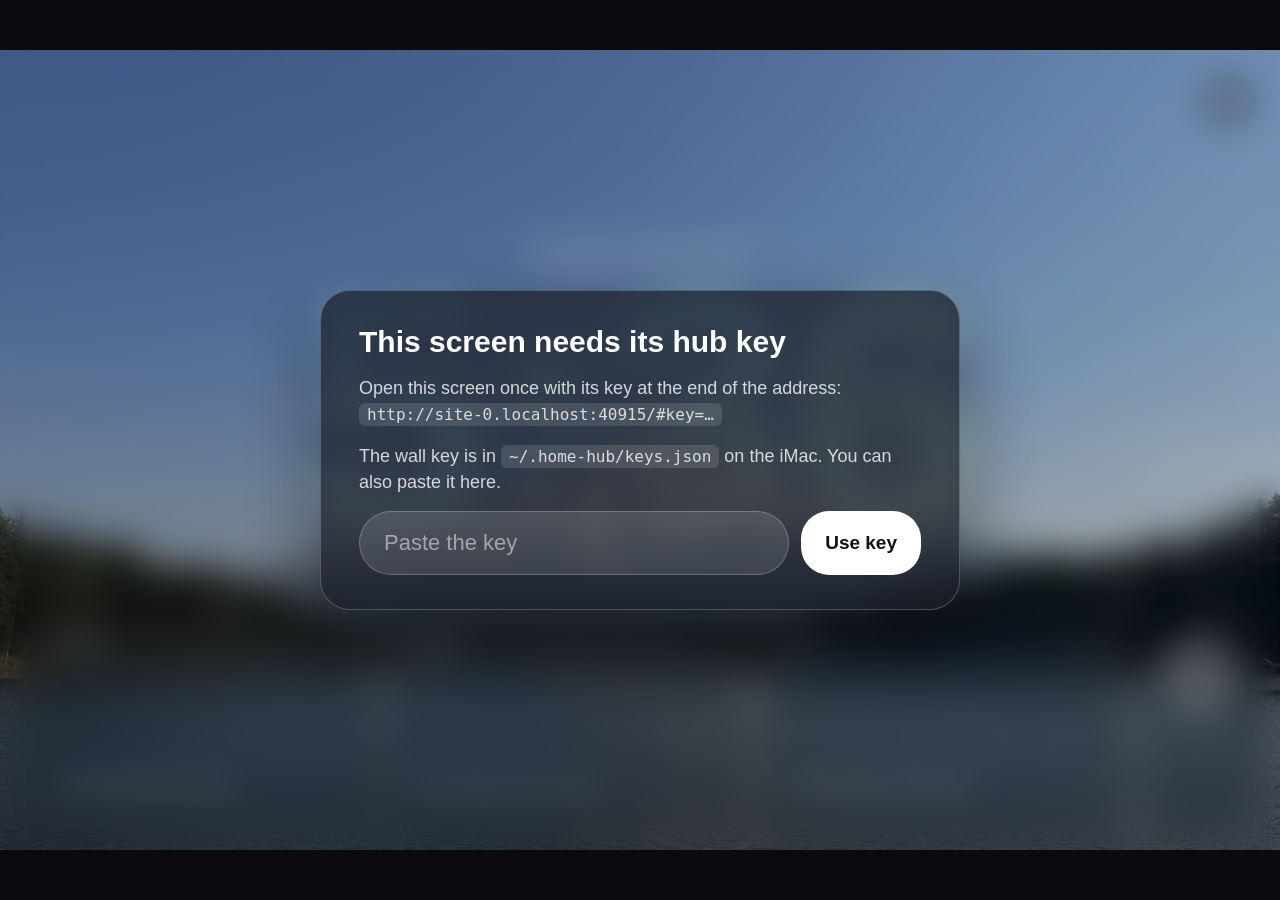
<file: wall/index.html>
<!doctype html>
<html lang="en-AU">
<head>
<meta charset="utf-8">
<meta name="viewport" content="width=1280,height=800,initial-scale=1,user-scalable=no">
<meta name="referrer" content="no-referrer">
<!-- Only this page's own scripts run: a song title or calendar event that sneaks in some HTML can never
     run code here (the tablet app gives this page the microphone and Face ID). Cover art may come from
     any https address. No frames at all. -->
<meta http-equiv="Content-Security-Policy" content="default-src 'self'; script-src 'self'; style-src 'self' 'unsafe-inline'; img-src 'self' data: https:; font-src 'self' data:; connect-src 'self' ws: wss: http: https:; media-src 'self' blob:; frame-src 'none'; object-src 'none'; base-uri 'self'; form-action 'self'">
<title>Home hub</title>
<!-- The hub serves this page at "/" and the files next to it under "/wall/". -->
<base href="/wall/">
<link rel="icon" href="data:,">
<script src="lite.js"></script>
<link rel="stylesheet" href="app.css">
</head>
<body>
<div class="stage" id="stage">
  <div id="scene"></div>
  <div class="shade" id="shade"></div>
  <div class="ui" id="ui"></div>
  <div class="note" id="note"></div>
  <div class="banner" id="banner" role="status" aria-live="polite"></div>
  <div class="toast" id="toast" role="status" aria-live="polite"></div>
</div>
<script src="scenes/scenes.js"></script>
<script src="tvlogos.js"></script>
<script src="app.js"></script>
</body>
</html>
</file>
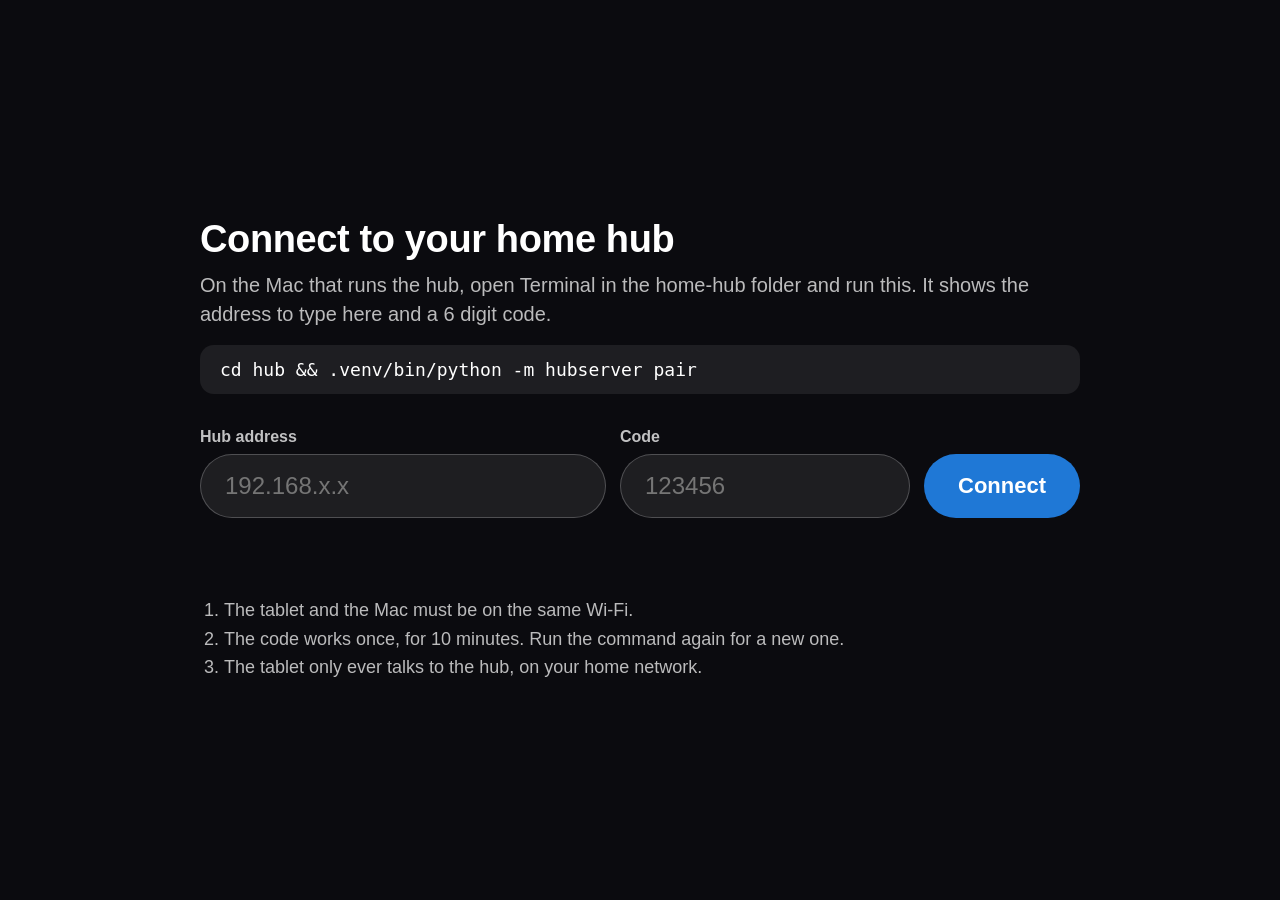
<file: tablet/assets/setup.html>
<!doctype html>
<!-- First run screen of the wall app, shown when no hub address is set. Lives in the app (assets/),
     never fetched. It talks to the app through window.HubAndroid.pair(address, code), which pairs
     with the hub over the home network and keeps the address and the new key in the app's storage. -->
<html lang="en">
<head>
<meta charset="utf-8">
<meta name="viewport" content="width=device-width, initial-scale=1">
<style>
  * { box-sizing: border-box; margin: 0; }
  html, body { height: 100%; background: #0b0b0f; color: #fff; font-family: sans-serif; -webkit-font-smoothing: antialiased; }
  body { display: grid; place-items: center; padding: 32px; }
  main { width: min(880px, 100%); }
  h1 { font-size: 38px; font-weight: 700; letter-spacing: -.01em; }
  .lead { font-size: 20px; line-height: 1.45; color: rgba(255,255,255,.72); margin-top: 10px; max-width: 46em; }
  pre { font-family: monospace; font-size: 18px; background: rgba(255,255,255,.08); padding: 14px 20px; border-radius: 14px; margin-top: 16px; white-space: pre-wrap; }
  code { font-family: monospace; font-size: 17px; background: rgba(255,255,255,.1); padding: 3px 8px; border-radius: 8px; color: #fff; }
  form { display: grid; grid-template-columns: 1.4fr 1fr auto; gap: 14px; margin-top: 34px; align-items: end; }
  label { display: grid; gap: 8px; font-size: 16px; font-weight: 600; color: rgba(255,255,255,.75); }
  input { height: 64px; border-radius: 32px; border: 1px solid rgba(255,255,255,.22); background: rgba(255,255,255,.08);
          color: #fff; font-size: 24px; padding: 0 24px; outline: none; width: 100%; }
  input:focus { border-color: #3aa0ff; background: rgba(58,160,255,.12); }
  button { height: 64px; border-radius: 32px; border: 0; background: #1f78d6; color: #fff; font-size: 22px; font-weight: 600; padding: 0 34px; }
  button:disabled { opacity: .5; }
  .msg { min-height: 30px; margin-top: 18px; font-size: 19px; }
  .msg.bad { color: #ff9b8a; }
  .msg.good { color: #7ee2a0; }
  ol { margin-top: 30px; padding-left: 24px; font-size: 18px; line-height: 1.6; color: rgba(255,255,255,.72); }
  @media (max-width: 700px) { form { grid-template-columns: 1fr; } }
</style>
</head>
<body>
<main>
  <h1>Connect to your home hub</h1>
  <p class="lead">On the Mac that runs the hub, open Terminal in the home-hub folder and run this. It shows the
    address to type here and a 6 digit code.</p>
  <pre>cd hub &amp;&amp; .venv/bin/python -m hubserver pair</pre>
  <form id="f" autocomplete="off">
    <label>Hub address<input id="addr" inputmode="decimal" placeholder="192.168.x.x" spellcheck="false"></label>
    <label>Code<input id="code" inputmode="numeric" maxlength="6" placeholder="123456"></label>
    <button id="go" type="submit">Connect</button>
  </form>
  <p class="msg" id="msg" role="status"></p>
  <ol>
    <li>The tablet and the Mac must be on the same Wi-Fi.</li>
    <li>The code works once, for 10 minutes. Run the command again for a new one.</li>
    <li>The tablet only ever talks to the hub, on your home network.</li>
  </ol>
</main>
<script>
  var f = document.getElementById('f'), msg = document.getElementById('msg'), go = document.getElementById('go');
  function say(t, cls) { msg.textContent = t; msg.className = 'msg ' + (cls || ''); }
  f.addEventListener('submit', function (e) {
    e.preventDefault();
    var addr = document.getElementById('addr').value.trim(), code = document.getElementById('code').value.trim();
    if (!/^\d{6}$/.test(code)) { say('The code is 6 numbers.', 'bad'); return; }
    if (!addr) { say('Type the hub address first.', 'bad'); return; }
    go.disabled = true; say('Connecting...');
    setTimeout(function () {
      var r = {};
      try { r = JSON.parse(window.HubAndroid.pair(addr, code)); } catch (err) { r = { ok: false, error: 'Something went wrong. Try again.' }; }
      if (r.ok) { say('Connected. Opening the wall screen.', 'good'); }
      else { go.disabled = false; say(r.error || 'That did not work. Try again.', 'bad'); }
    }, 30);
  });
</script>
</body>
</html>
</file>
<file: wall/app.css>
/* Home hub wall screen. The stage is the tablet screen: 1280 x 800, landscape. Look copied from prototype/. */
:root {
  --font: "SF Pro Display", -apple-system, BlinkMacSystemFont, "Helvetica Neue", Inter, Arial, sans-serif;
  --glass: rgba(28, 32, 40, .34);
  --glass-hi: rgba(255, 255, 255, .86);
  --line: rgba(255, 255, 255, .22);
  --dim: rgba(255, 255, 255, .72);
  --ink: #111;
  --ink-dim: rgba(0, 0, 0, .55);
  --cool: #3aa0ff;
  --heat: #ff7a45;
  --warm: #ff9f0a;
  --green: #34c759;
  --ease: cubic-bezier(.32, .72, 0, 1);       /* the iOS sheet curve */
}
* { box-sizing: border-box; margin: 0; -webkit-tap-highlight-color: transparent; }
html, body { height: 100%; background: #0b0b0f; overflow: hidden; }
body { display: grid; grid-template: 100% / 100%; place-items: center; font-family: var(--font); color: #fff; -webkit-font-smoothing: antialiased;
       user-select: none; -webkit-user-select: none; }
button { font: inherit; color: inherit; border: 0; background: none; cursor: pointer; }

.stage { position: relative; width: 1280px; height: 800px; overflow: hidden; transform-origin: center; flex: none; }
.scene { position: absolute; inset: 0; width: 1280px; height: 800px; transition: filter .45s var(--ease), transform .45s var(--ease); }
.scene .t { font-family: var(--font); font-weight: 600; fill: url(#glass); fill-opacity: .97; stroke: rgba(255,255,255,.62);
            stroke-width: 2.5px; paint-order: stroke; filter: url(#shadow); font-variant-numeric: tabular-nums; }
.scene .date { font-family: var(--font); font-weight: 500; font-size: 26px; fill: rgba(255,255,255,.9); }
.shade { position: absolute; left: 0; right: 0; bottom: 0; pointer-events: none; }
.ui { position: absolute; inset: 0; transition: opacity .3s; }
.stage.sheet-open .scene { filter: blur(14px) brightness(.72); transform: scale(1.03); }
.stage.sheet-open .ui { opacity: .0; pointer-events: none; }
.note { position: absolute; right: 16px; bottom: 6px; font-size: 11px; color: rgba(255,255,255,.6); pointer-events: none; }

/* glass card */
.card { position: relative; background: var(--glass); border: 1px solid var(--line); border-radius: 28px;
        backdrop-filter: blur(28px) saturate(170%); -webkit-backdrop-filter: blur(28px) saturate(170%);
        box-shadow: 0 10px 30px rgba(0,0,0,.18); transition: transform .18s var(--ease); }
.card.on, .light { background: var(--glass-hi); color: var(--ink); border-color: rgba(255,255,255,.6); }
.card.on .sub, .light .sub { color: var(--ink-dim); }
[data-open] { cursor: pointer; }
[data-open]:active { transform: scale(.975); }
.label { font-size: 15px; font-weight: 600; letter-spacing: .02em; text-transform: uppercase; color: var(--dim); }
.light .label { color: var(--ink-dim); }
.title { font-size: 21px; font-weight: 600; }
.sub { font-size: 16px; color: var(--dim); }
.big { font-size: 56px; font-weight: 300; letter-spacing: -.02em; line-height: 1; font-variant-numeric: tabular-nums; }
.row { display: flex; align-items: center; gap: 12px; }
.col { display: flex; flex-direction: column; }
.grow { flex: 1; min-width: 0; }
.ellip { white-space: nowrap; overflow: hidden; text-overflow: ellipsis; }

/* round icon */
.ic { width: 44px; height: 44px; border-radius: 50%; display: grid; place-items: center; flex: none; background: rgba(255,255,255,.18); }
.ic svg, .btn svg { width: 24px; height: 24px; stroke: currentColor; fill: none; stroke-width: 1.9; stroke-linecap: round; stroke-linejoin: round; }
.ic.cool { background: var(--cool); color: #fff; } .ic.heat { background: var(--heat); color: #fff; }
.ic.warm { background: var(--warm); color: #fff; } .ic.green { background: var(--green); color: #fff; }
.ic.night { background: #5e5ce6; color: #fff; }
.ic.off { background: rgba(255,255,255,.16); color: rgba(255,255,255,.85); }
.light .ic.off, .card.on .ic.off { background: rgba(0,0,0,.08); color: rgba(0,0,0,.6); }

/* buttons: every touch target is 56 px or more */
.btn { min-width: 56px; height: 56px; border-radius: 28px; display: grid; place-items: center; padding: 0 18px;
       background: rgba(255,255,255,.2); font-size: 26px; font-weight: 500; transition: transform .12s, background .2s; flex: none; }
.btn:active { transform: scale(.92); }
.btn.round { width: 56px; padding: 0; }
.light .btn, .card.on .btn { background: rgba(0,0,0,.07); }
.btn.fill svg { fill: currentColor; stroke: none; }
.btn.white, .card .btn.white, .light .btn.white { background: #fff; color: #111; }
.btn.cool, .card .btn.cool, .light .btn.cool { background: var(--cool); color: #fff; }
.btn.heat, .card .btn.heat, .light .btn.heat { background: var(--heat); color: #fff; }
.btn.green, .card .btn.green, .light .btn.green { background: var(--green); color: #fff; }
.btn.warm, .card .btn.warm, .light .btn.warm { background: var(--warm); color: #fff; }
.pill { height: 48px; padding: 0 18px; border-radius: 24px; display: inline-flex; align-items: center; gap: 8px;
        font-size: 17px; font-weight: 600; background: rgba(255,255,255,.18); transition: background .2s, color .2s; }
.light .pill, .card.on .pill { background: rgba(0,0,0,.07); }
.pill.sel { background: #fff; color: var(--ink); }
.light .pill.sel, .card.on .pill.sel { background: var(--cool); color: #fff; }
.light .pill.sel.heat { background: var(--heat); }

/* people */
.who { display: flex; gap: 10px; align-items: center; }
.person { height: 56px; display: flex; align-items: center; gap: 10px; padding: 0 18px 0 0; border-radius: 28px;
          background: var(--glass); border: 1px solid var(--line); backdrop-filter: blur(24px); -webkit-backdrop-filter: blur(24px);
          font-size: 17px; font-weight: 600; }
.face { width: 54px; height: 54px; border-radius: 50%; display: grid; place-items: center; font-size: 19px; font-weight: 600; }
.face.j { background: linear-gradient(135deg, #5ac8fa, #007aff); }
.face.a { background: linear-gradient(135deg, #ff9fbf, #ff375f); }
.gear { width: 56px; height: 56px; border-radius: 50%; display: grid; place-items: center; background: var(--glass);
        border: 1px solid var(--line); backdrop-filter: blur(24px); -webkit-backdrop-filter: blur(24px); }
.gear svg { width: 26px; height: 26px; stroke: #fff; fill: none; stroke-width: 1.8; }

/* sliders */
.vol { height: 8px; border-radius: 4px; background: rgba(255,255,255,.28); position: relative; }
.vol i { position: absolute; left: 0; top: 0; bottom: 0; border-radius: 4px; background: #fff; }
input[type=range] { -webkit-appearance: none; appearance: none; height: 56px; background: transparent; width: 100%; cursor: pointer; }
input[type=range]::-webkit-slider-runnable-track { height: 10px; border-radius: 5px;
  background: linear-gradient(to right, #fff var(--p, 50%), rgba(255,255,255,.25) var(--p, 50%)); }
input[type=range]::-webkit-slider-thumb { -webkit-appearance: none; width: 28px; height: 28px; margin-top: -9px; border-radius: 50%;
  background: #fff; box-shadow: 0 2px 8px rgba(0,0,0,.35); }
.art { width: 64px; height: 64px; border-radius: 12px; flex: none;
       background: linear-gradient(140deg, #f6d365 0%, #fda085 45%, #8e44ad 100%); box-shadow: 0 4px 14px rgba(0,0,0,.25); }

/* toggle switch */
.sw { width: 64px; height: 38px; border-radius: 19px; background: rgba(120,120,128,.4); position: relative; flex: none; transition: background .25s; }
.sw::after { content: ""; position: absolute; top: 3px; left: 3px; width: 32px; height: 32px; border-radius: 50%; background: #fff;
             box-shadow: 0 2px 6px rgba(0,0,0,.25); transition: transform .3s var(--ease); }
.sw.on { background: var(--green); }
.sw.on::after { transform: translateX(26px); }

/* ---------- the expanding sheet ---------- */
.sheet { position: absolute; z-index: 20; overflow: hidden; border-radius: 28px; border: 1px solid var(--line);
         backdrop-filter: blur(40px) saturate(180%); -webkit-backdrop-filter: blur(40px) saturate(180%);
         box-shadow: 0 30px 80px rgba(0,0,0,.45); will-change: left, top, width, height; }
.sheet.dark { background: rgba(24, 28, 38, .62); }
.sheet.light { background: rgba(246, 247, 250, .9); color: var(--ink); }
.sheet .mini { position: absolute; left: 0; top: 0; pointer-events: none; }
.sheet .full { position: absolute; left: 0; top: 0; width: 1200px; height: 720px; padding: 28px 32px; opacity: 0; }
.sheet .close { position: absolute; right: 22px; top: 22px; z-index: 2; }
.sheet h2 { font-size: 30px; font-weight: 700; letter-spacing: -.01em; }
.backdrop { position: absolute; inset: 0; z-index: 10; }

/* aircon sheet */
.rooms { display: grid; grid-template-columns: repeat(4, 1fr); gap: 14px; }
.room { height: 132px; border-radius: 22px; padding: 14px 16px; display: flex; flex-direction: column; text-align: left;
        background: rgba(0,0,0,.05); transition: background .25s, transform .12s; }
.room:active { transform: scale(.96); }
.room.on { background: #fff; box-shadow: 0 4px 16px rgba(0,0,0,.08); }
.room .nm { font-size: 19px; font-weight: 600; margin-top: auto; }
.room .st { font-size: 15px; color: var(--ink-dim); }
.room .tp { font-size: 30px; font-weight: 300; position: absolute; }
.seg { display: flex; gap: 8px; flex-wrap: wrap; }

/* music sheet */
.bigart { width: 300px; height: 300px; border-radius: 22px; background: linear-gradient(140deg, #f6d365 0%, #fda085 45%, #8e44ad 100%);
          box-shadow: 0 20px 50px rgba(0,0,0,.4); }
.spk { display: flex; align-items: center; gap: 14px; padding: 12px 16px; border-radius: 22px; background: rgba(255,255,255,.08); }
.devrow { width: 100%; min-height: 72px; }
.devrow.here { background: rgba(255,255,255,.18); box-shadow: inset 0 0 0 2px rgba(30,215,96,.7); }
.check { width: 34px; height: 34px; border-radius: 50%; border: 2px solid rgba(255,255,255,.6); display: grid; place-items: center; flex: none; }
.check.on { background: var(--warm); border-color: var(--warm); }
.check svg { width: 20px; height: 20px; stroke: #fff; fill: none; stroke-width: 3; opacity: 0; }
.check.on svg { opacity: 1; }

/* TV sheet */
.tvs { display: grid; grid-template-columns: repeat(3, 1fr); gap: 18px; height: 560px; }
.tvcard { border-radius: 26px; padding: 22px; background: rgba(255,255,255,.08); display: flex; flex-direction: column; gap: 14px;
  min-height: 0; overflow-y: auto; overscroll-behavior: contain; }   /* a long list of services scrolls inside the card */
.tvcard > * { flex: none; }
.tvcard.on { background: rgba(255,255,255,.16); }
.screen { height: 150px; border-radius: 14px; background: #05060a; border: 2px solid rgba(255,255,255,.12); display: grid; place-items: center;
          font-size: 15px; color: rgba(255,255,255,.4); transition: background .4s; }
.screen.on { background: linear-gradient(135deg, #1b2a4a, #3b1d5a); color: #fff; }
.screen.artmode { background: linear-gradient(135deg, #c9b79c, #8a9a8f 50%, #4d5d70); color: rgba(0,0,0,.6); }

/* settings sheet */
.choices { display: grid; gap: 16px; }
.choice { border-radius: 18px; padding: 8px; background: rgba(255,255,255,.08); border: 3px solid transparent; text-align: left; }
.choice.sel { border-color: #fff; background: rgba(255,255,255,.16); }
.choice .thumb { height: 120px; border-radius: 12px; background-size: cover; background-position: center; position: relative; overflow: hidden; }
.choice .nm { font-size: 18px; font-weight: 600; margin: 10px 6px 2px; }
.choice .ds { font-size: 14px; color: var(--dim); margin: 0 6px 6px; }
.thumb b { position: absolute; background: rgba(255,255,255,.75); border-radius: 4px; }

/* toast */
.toast { position: absolute; left: 50%; top: 24px; transform: translate(-50%, -100px); z-index: 40; visibility: hidden; padding: 14px 22px; border-radius: 20px;
         background: rgba(24,28,38,.8); backdrop-filter: blur(30px); -webkit-backdrop-filter: blur(30px); font-size: 17px; font-weight: 500;
         transition: transform .45s var(--ease), visibility 0s .45s; border: 1px solid var(--line); }
.toast.show { transform: translate(-50%, 0); visibility: visible; transition: transform .45s var(--ease); }

/* ================= wall screen additions ================= */
.pill, .check, .room, .sw, .hit8 { position: relative; }
/* touch targets: small looking controls get an invisible 56 px hit area */
.pill::after { content: ""; position: absolute; left: -4px; right: -4px; top: -6px; bottom: -6px; }
.hit8::after { content: ""; position: absolute; left: -8px; right: -8px; top: -8px; bottom: -8px; }
.sw::before { content: ""; position: absolute; left: -4px; right: -4px; top: -9px; bottom: -9px; }
[hidden] { display: none !important; }
.art { background-size: cover; background-position: center; overflow: hidden; }
.bigart { background-size: cover; background-position: center; }
.art.empty, .bigart.empty { background: rgba(255,255,255,.14); display: grid; place-items: center; box-shadow: none; }
.art.empty svg, .bigart.empty svg { width: 40%; height: 40%; stroke: rgba(255,255,255,.7); fill: none; stroke-width: 1.6; }

/* a device group that is not answering */
.down { display: flex; align-items: center; gap: 12px; color: var(--dim); font-size: 17px; }
.down .ic { background: rgba(255,159,10,.25); color: #ffcf7a; }
.card.on .down, .light .down { color: var(--ink-dim); }
.card.on .down .ic, .light .down .ic { background: rgba(255,159,10,.2); color: #b86e00; }
.hint { font-size: 15px; color: var(--dim); line-height: 1.35; }
.light .hint, .card.on .hint { color: var(--ink-dim); }
.notice { display: flex; gap: 12px; align-items: center; padding: 12px 16px; border-radius: 18px; background: rgba(255,255,255,.08);
          font-size: 16px; color: rgba(255,255,255,.85); }
.light .notice { background: rgba(0,0,0,.05); color: var(--ink-dim); }
.notice svg { width: 22px; height: 22px; stroke: currentColor; fill: none; stroke-width: 1.9; flex: none; }

/* hub offline: last known state stays, controls that need the hub rest */
.banner { position: absolute; left: 50%; top: 20px; z-index: 45; transform: translate(-50%, -120px); padding: 12px 22px 12px 16px;
          border-radius: 26px; display: flex; align-items: center; gap: 12px; font-size: 17px; font-weight: 500;
          background: rgba(24,28,38,.82); border: 1px solid var(--line); backdrop-filter: blur(30px); -webkit-backdrop-filter: blur(30px);
          transition: transform .45s var(--ease); white-space: nowrap; }
.banner.show { transform: translate(-50%, 0); }
.banner .dot { width: 12px; height: 12px; border-radius: 50%; background: var(--warm); box-shadow: 0 0 0 4px rgba(255,159,10,.25);
               animation: blink 1.6s ease-in-out infinite; }
.banner .sub { font-size: 15px; }
@keyframes blink { 50% { opacity: .35; } }
.stage.offline .toast { top: 88px; }
.stage.offline [data-do], .stage.offline .mic, .stage.offline .kbd, .stage.offline .askform button,
.stage.nohub [data-do], .stage.nohub .mic, .stage.nohub .kbd { opacity: .4; pointer-events: none; }

/* connecting skeleton */
.wait { font-size: 16px; color: var(--dim); }

/* TV waking */
.screen.waking { background: linear-gradient(135deg, #1b2a4a, #2a2140); color: #fff; }
.spin { width: 22px; height: 22px; border-radius: 50%; border: 3px solid rgba(255,255,255,.3); border-top-color: #fff;
        animation: spin .9s linear infinite; display: inline-block; vertical-align: -5px; margin-right: 8px; }
@keyframes spin { to { transform: rotate(360deg); } }
.btn.busy svg { animation: blink 1.2s ease-in-out infinite; }

/* tap to talk */
.talk { display: flex; align-items: center; gap: 10px; }
.talk.col { flex-direction: column; justify-content: center; gap: 12px; }
.mic { position: relative; width: 76px; height: 76px; border-radius: 50%; display: grid; place-items: center; flex: none;
       background: rgba(255,255,255,.9); color: #111; box-shadow: 0 8px 26px rgba(0,0,0,.28); touch-action: none;
       transition: transform .18s var(--ease), background .25s, color .25s; }
.mic svg { width: 32px; height: 32px; stroke: currentColor; fill: none; stroke-width: 2; stroke-linecap: round; stroke-linejoin: round; position: relative; z-index: 1; }
.mic::before, .mic::after { content: ""; position: absolute; inset: 0; border-radius: 50%; background: rgba(255,69,58,.45); opacity: 0; pointer-events: none; }
.mic.listening { background: #ff453a; color: #fff; transform: scale(1.08); }
.mic.listening::before { animation: ring 1.4s ease-out infinite; }
.mic.listening::after { animation: ring 1.4s ease-out .7s infinite; }
.mic .lvl { position: absolute; inset: -6px; border-radius: 50%; border: 4px solid rgba(255,255,255,.85); opacity: 0; transform: scale(1); pointer-events: none; }
.mic.listening .lvl { opacity: 1; }
@keyframes ring { 0% { transform: scale(1); opacity: .7; } 100% { transform: scale(2.1); opacity: 0; } }
.kbd { width: 56px; height: 56px; border-radius: 50%; display: grid; place-items: center; flex: none; background: var(--glass);
       border: 1px solid var(--line); backdrop-filter: blur(24px); -webkit-backdrop-filter: blur(24px); }
.kbd svg { width: 26px; height: 26px; stroke: #fff; fill: none; stroke-width: 1.8; stroke-linecap: round; stroke-linejoin: round; }
.listen-tip { position: absolute; z-index: 30; padding: 12px 20px; border-radius: 22px; font-size: 18px; font-weight: 600; white-space: nowrap;
              background: rgba(24,28,38,.85); border: 1px solid var(--line); backdrop-filter: blur(30px); -webkit-backdrop-filter: blur(30px);
              pointer-events: none; display: flex; gap: 12px; align-items: center; transform: translateX(-50%); }
.listen-tip .rec { width: 12px; height: 12px; border-radius: 50%; background: #ff453a; animation: blink 1s ease-in-out infinite; }
.listen-tip .secs { color: var(--dim); font-variant-numeric: tabular-nums; font-weight: 500; }

/* answer and typed ask */
.ans { display: flex; flex-direction: column; gap: 14px; height: 100%; }
.ans .heard { font-size: 22px; color: rgba(255,255,255,.8); line-height: 1.3; }
.ans .reply { font-size: 30px; font-weight: 600; line-height: 1.25; letter-spacing: -.01em; }
.ans .acts { display: flex; flex-direction: column; gap: 8px; }
.act { display: flex; gap: 12px; align-items: flex-start; font-size: 18px; padding: 10px 14px; border-radius: 16px; background: rgba(255,255,255,.08); }
.act .mk { width: 28px; height: 28px; border-radius: 50%; display: grid; place-items: center; flex: none; font-size: 16px; font-weight: 700; }
.act.ok .mk { background: var(--green); } .act.bad .mk { background: #ff453a; }
.act .why { font-size: 15px; color: var(--dim); }
.ans .foot { margin-top: auto; font-size: 14px; color: var(--dim); }
.dots i { display: inline-block; width: 10px; height: 10px; margin-right: 6px; border-radius: 50%; background: #fff; animation: blink 1.2s infinite; }
.dots i:nth-child(2) { animation-delay: .2s; } .dots i:nth-child(3) { animation-delay: .4s; }
.askform { display: flex; gap: 12px; }
.askform input { flex: 1; min-width: 0; height: 64px; border-radius: 32px; border: 1px solid var(--line); background: rgba(255,255,255,.12);
                 color: #fff; font: inherit; font-size: 22px; padding: 0 24px; outline: none; user-select: text; -webkit-user-select: text; }
.askform input:focus { border-color: rgba(255,255,255,.6); background: rgba(255,255,255,.18); }
.askform input::placeholder { color: rgba(255,255,255,.5); }

/* the key panel */
.keypanel { position: absolute; inset: 0; z-index: 50; display: grid; place-items: center; background: rgba(0,0,0,.25);
            backdrop-filter: blur(18px); -webkit-backdrop-filter: blur(18px); }
.keypanel .box { width: 640px; padding: 34px 38px; border-radius: 30px; background: rgba(24,28,38,.72); border: 1px solid var(--line);
                 box-shadow: 0 30px 80px rgba(0,0,0,.45); display: flex; flex-direction: column; gap: 16px; }
.keypanel h2 { font-size: 30px; font-weight: 700; }
.keypanel p { font-size: 18px; line-height: 1.45; color: rgba(255,255,255,.8); }
.keypanel code { font-family: ui-monospace, Menlo, monospace; font-size: 16px; background: rgba(255,255,255,.12); padding: 2px 8px; border-radius: 6px; }

/* ---------- lighter mode (html.lighter): the wall tablet is a 2 GB Allwinner, blur and big soft shadows cost it ~250 ms a frame.
   Same layout, colours and card expand animation. Frosted panels are solid-ish colour instead of live blur. ---------- */
html.lighter * { backdrop-filter: none !important; -webkit-backdrop-filter: none !important; }
html.lighter { --glass: rgba(30, 36, 48, .56); }
html.lighter .card, html.lighter .person, html.lighter .gear, html.lighter .kbd { box-shadow: none; }
html.lighter .card { background: var(--glass); }
html.lighter .card.on, html.lighter .light { background: var(--glass-hi); }
html.lighter .scene, html.lighter .ui { transition: none; }
html.lighter .scene .t { filter: none; }
html.lighter .stage.sheet-open .scene { filter: none; transform: none; }
html.lighter .backdrop { background: rgba(0, 0, 0, .42); animation: lt-fade .3s ease-out; }
@keyframes lt-fade { from { opacity: 0; } to { opacity: 1; } }
html.lighter .sheet { box-shadow: none; will-change: auto; }
html.lighter .sheet.dark { background: rgb(30, 35, 48); }
html.lighter .sheet.light { background: rgb(246, 247, 250); }
html.lighter .bigart { box-shadow: none; }
html.lighter .room.on, html.lighter .mic { box-shadow: none; }
html.lighter .toast, html.lighter .banner, html.lighter .listen-tip { background: rgba(24, 28, 38, .94); }
html.lighter .keypanel { background: rgba(0, 0, 0, .5); }
html.lighter .keypanel .box { box-shadow: none; background: rgb(28, 33, 45); }

/* one tap music */
.go { width: 100%; height: 88px; border-radius: 28px; display: flex; align-items: center; gap: 16px; padding: 0 22px 0 14px;
      background: #fff; color: #111; text-align: left; flex: none; transition: transform .12s; }
.go:active { transform: scale(.97); }
.go b { font-size: 24px; font-weight: 700; line-height: 1.1; }
.go small { font-size: 16px; color: rgba(0,0,0,.55); margin-top: 2px; }
.go .goic { width: 60px; height: 60px; border-radius: 50%; background: var(--green); color: #fff; display: grid; place-items: center; flex: none; }
.go .goic svg { width: 28px; height: 28px; fill: currentColor; stroke: none; }
.go.busy { opacity: .7; }
.lists { display: grid; grid-template-columns: repeat(4, minmax(0, 1fr)); gap: 10px; }
.lst { height: 64px; border-radius: 20px; padding: 0 16px; font-size: 18px; font-weight: 600; text-align: left; min-width: 0;
       background: rgba(255,255,255,.14); display: flex; align-items: center; }
.lst:active { transform: scale(.96); background: rgba(255,255,255,.24); }

/* personal view (Face ID or a name tap). Flat colours only: it must stay light on the wall tablet. */
.person.here { background: rgba(255,255,255,.92); color: #111; }
.me-list { margin-top: 8px; overflow: hidden; }
.me-ev { display: flex; gap: 16px; align-items: baseline; padding: 10px 0; border-bottom: 1px solid rgba(255,255,255,.08); }
.me-t { width: 92px; flex: none; font-size: 17px; color: var(--dim); font-variant-numeric: tabular-nums; }
.me-empty { margin-top: 14px; padding: 22px; border-radius: 22px; background: rgba(255,255,255,.07); }
.me-slot { padding: 18px 20px; border-radius: 22px; background: rgba(255,255,255,.08); }
.me-bar { height: 10px; border-radius: 5px; background: rgba(255,255,255,.14); margin-top: 14px; overflow: hidden; }
.me-bar b { display: block; height: 100%; background: var(--green); border-radius: 5px; transition: width .25s; }
.me-warn { margin-top: 8px; font-size: 15px; color: #ffcf6e; }

/* Spotify music view. Flat colours only (it runs in lighter mode on the wall tablet). */
.spicon { flex: none; display: block; }
.splogo { display: block; width: auto; }
.pill.tvapp { height: 52px; min-width: 64px; padding: 0 16px; justify-content: center; }
.pill.tvapp svg { display: block; }
/* lighting */
.lidot { width: 14px; height: 14px; border-radius: 50%; flex: none; border: 1.5px solid rgba(255,255,255,.55); }
.card.on .lidot { border-color: rgba(0,0,0,.25); }
.lidot.big { width: 40px; height: 40px; border-width: 2px; box-shadow: 0 0 18px rgba(255,255,255,.12); }
.swatch { width: 48px; height: 48px; border-radius: 50%; flex: none; border: 2px solid rgba(255,255,255,.35); position: relative; }
.swatch::after { content: ""; position: absolute; left: -4px; right: -4px; top: -4px; bottom: -4px; }
.swatch.sel { box-shadow: 0 0 0 3px #fff; }
/* disco: a turning rainbow on the light's dot, and a rainbow edge on its button */
.lidot.disco { background: conic-gradient(#ff0000, #ffd000, #00ff40, #00e5ff, #0040ff, #8a00ff, #ff00aa, #ff0000) !important;
  animation: disco-spin 2.5s linear infinite; }
.lidot.disco.medium { animation-duration: 1.2s; }
.lidot.disco.fast { animation-duration: .5s; }
@keyframes disco-spin { to { transform: rotate(360deg); } }
.pill.discobtn { background: linear-gradient(90deg, rgba(255,0,0,.4), rgba(255,208,0,.4), rgba(0,255,64,.4), rgba(0,229,255,.4),
  rgba(138,0,255,.4), rgba(255,0,170,.4)); }
.pill.discobtn.sel { background: linear-gradient(90deg, #ff0000, #ff9a00, #00c040, #00b8e0, #8a00ff, #ff00aa); color: #fff;
  background-size: 200% 100%; animation: disco-slide 3s linear infinite; }
@keyframes disco-slide { to { background-position: 200% 0; } }
@media (prefers-reduced-motion: reduce) { .lidot.disco, .pill.discobtn.sel { animation: none; } }
input[type=range].kelvin::-webkit-slider-runnable-track { background: linear-gradient(to right, rgb(255,170,84), #fff3e0 45%, rgb(222,236,255)); }
[data-light] .label { font-size: 13px; }
.sched { display: flex; flex-direction: column; gap: 10px; margin-top: 6px; padding-top: 14px; border-top: 1px solid rgba(255,255,255,.14); }
.sched .pill svg { width: 20px; height: 20px; stroke: currentColor; fill: none; stroke-width: 2.2; stroke-linecap: round; }
.srow { display: flex; align-items: center; gap: 12px; min-height: 60px; padding: 6px 12px 6px 16px; border-radius: 18px; background: rgba(255,255,255,.08); }
.srow.paused { opacity: .55; }
.daychip { width: 44px; height: 44px; border-radius: 50%; font-size: 16px; font-weight: 700; background: rgba(255,255,255,.14); }
.daychip.sel { background: #fff; color: var(--ink); }
.stime { height: 52px; padding: 0 14px; border-radius: 14px; border: 0; font: inherit; font-size: 24px; font-weight: 600;
  background: rgba(255,255,255,.16); color: #fff; color-scheme: dark; }

/* the TV remote */
.remote { display: flex; flex-direction: column; align-items: center; gap: 14px; padding: 4px 0; }
.dpad { position: relative; width: 236px; height: 236px; border-radius: 50%; background: rgba(255,255,255,.1);
  display: grid; grid-template: 1fr 1fr 1fr / 1fr 1fr 1fr; place-items: center; }
.rk { display: flex; align-items: center; justify-content: center; color: #fff; border-radius: 50%; touch-action: manipulation; }
.rk svg { width: 30px; height: 30px; stroke: currentColor; fill: none; stroke-width: 2.2; stroke-linecap: round; stroke-linejoin: round; }
.rk:active { background: rgba(255,255,255,.22); }
.dpad .rk { width: 72px; height: 72px; }
.dpad .up { grid-area: 1 / 2; } .dpad .up svg { transform: rotate(-90deg); }
.dpad .left { grid-area: 2 / 1; } .dpad .left svg { transform: rotate(180deg); }
.dpad .right { grid-area: 2 / 3; }
.dpad .down { grid-area: 3 / 2; } .dpad .down svg { transform: rotate(90deg); }
.dpad .ok { grid-area: 2 / 2; width: 84px; height: 84px; background: rgba(255,255,255,.18); font-size: 22px; font-weight: 700; }
.rrow { gap: 14px; justify-content: center; }
.rrow .rk { width: 64px; height: 64px; background: rgba(255,255,255,.1); }
.tvorder .pill { touch-action: none; }   /* a drag here reorders instead of scrolling the card */
.tvorder .pill.dragging { position: relative; z-index: 5; box-shadow: 0 10px 24px rgba(0,0,0,.4); opacity: .95; }
.tvorder .pill.droptarget { box-shadow: 0 0 0 2px rgba(255,255,255,.7); }
.pill.tvadd { pointer-events: auto; }    /* the list can be changed while the TV is off */
.pill.tvadd svg { width: 26px; height: 26px; stroke: currentColor; fill: none; stroke-width: 2.2; stroke-linecap: round; }
.tvmask { display: block; background: currentColor; -webkit-mask: center / contain no-repeat; mask: center / contain no-repeat; }
.tvword { font-size: 19px; font-weight: 800; letter-spacing: -.02em; }
.mbrowse { overflow-y: auto; min-height: 0; padding-right: 8px; -webkit-overflow-scrolling: touch; overscroll-behavior: contain; }
.mtiles { display: grid; grid-template-columns: repeat(2, minmax(0, 1fr)); gap: 12px; }
.mtiles > .mtile:last-child:nth-child(odd) { grid-column: 1 / -1; }   /* an odd last tile takes the whole row */
.devline { display: flex; align-items: center; gap: 8px; align-self: flex-start; max-width: 100%; height: 40px; padding: 0 14px 0 10px;
  border-radius: 20px; background: rgba(30,215,96,.16); color: #fff; font-size: 15px; font-weight: 600; }
.devline svg { color: #1ed760; flex: none; }
.mtile { height: 100px; border-radius: 22px; background: rgba(255,255,255,.12); display: flex; align-items: center; gap: 16px; padding: 0 18px 0 0; min-width: 0; overflow: hidden; }
.mtile:active, .mrow:active, .mcard:active { transform: scale(.97); background: rgba(255,255,255,.22); }
.mtile b { font-size: 21px; font-weight: 700; }
.mtile small, .mrow small { font-size: 15px; color: var(--dim); margin-top: 2px; }
.mimg { width: 64px; height: 64px; border-radius: 12px; flex: none; background: rgba(255,255,255,.12) center / cover no-repeat; }
.mimg.round { border-radius: 50%; }
.mimg.tile { width: 100px; height: 100px; border-radius: 0; display: grid; place-items: center; }
.mimg.tile svg { stroke: #fff; fill: none; stroke-width: 1.8; stroke-linecap: round; stroke-linejoin: round; }
.mimg.liked { background: #4b3fd8; }
.mimg.disc { background: #1a8f78; }
.mrows { display: grid; grid-template-columns: repeat(2, minmax(0, 1fr)); gap: 8px 12px; }
.mrow { height: 76px; border-radius: 18px; padding: 0 14px 0 10px; display: flex; align-items: center; gap: 14px; background: rgba(255,255,255,.07); min-width: 0; }
.mrow b { font-size: 18px; font-weight: 600; }
.mgrid { display: grid; grid-template-columns: repeat(4, minmax(0, 1fr)); gap: 14px; }
.mcard { display: flex; flex-direction: column; gap: 8px; text-align: left; min-width: 0; border-radius: 18px; padding: 8px; background: rgba(255,255,255,.07); }
.mcard b { font-size: 16px; font-weight: 600; padding: 0 2px 2px; }
.mcov { width: 100%; aspect-ratio: 1 / 1; border-radius: 12px; background: rgba(255,255,255,.12) center / cover no-repeat; position: relative; }
.mcard.isMain { outline: 3px solid var(--green); }
.mbadge { position: absolute; left: 8px; top: 8px; padding: 4px 10px; border-radius: 12px; background: var(--green); color: #fff; font-size: 14px; font-weight: 700; }
.msearchbar { align-items: center; gap: 12px; height: 64px; padding: 0 10px 0 20px; border-radius: 32px; background: rgba(255,255,255,.14); flex: none; }
.msearchbar svg { stroke: currentColor; fill: none; stroke-width: 2; flex: none; }
.msearchbar input { flex: 1; min-width: 0; height: 100%; background: transparent; border: 0; outline: 0; color: #fff; font-size: 22px; }
.msearchbar input::placeholder { color: rgba(255,255,255,.5); }
.mplayon { padding-top: 10px; border-top: 1px solid rgba(255,255,255,.1); align-items: center; }
.wait { color: var(--dim); font-size: 18px; padding: 8px 4px; }

/* shuffle: an outline that turns green, with a dot, when it is on */
.btn.shuf { background: transparent !important; color: rgba(255,255,255,.75); width: 56px; height: 56px; position: relative; }
.btn.shuf.on { color: var(--green); }
.btn.shuf.on::after { content: ""; position: absolute; left: 50%; bottom: 3px; width: 6px; height: 6px; margin-left: -3px; border-radius: 3px; background: var(--green); }
/* pinned playlists */
.mpins { display: flex; gap: 10px; overflow-x: auto; padding-bottom: 4px; margin-bottom: 14px; scrollbar-width: none; }
.mpins::-webkit-scrollbar { display: none; }
.mpinned { flex: none; width: 210px; height: 72px; border-radius: 18px; background: rgba(255,255,255,.12); display: flex; align-items: center; gap: 12px; padding: 0 14px 0 8px; min-width: 0; }
.mpinned .mimg { width: 56px; height: 56px; border-radius: 12px; flex: none; }
.mpinned b { font-size: 16px; font-weight: 600; text-align: left; }
.mpinned:active { transform: scale(.97); }
.mcardw { position: relative; min-width: 0; display: flex; }
.mcardw > .mcard { flex: 1; }
.mpin { position: absolute; right: 14px; top: 14px; width: 44px; height: 44px; border-radius: 22px; display: grid; place-items: center;
  background: rgba(0,0,0,.45); color: #fff; }
.mpin::after { content: ""; position: absolute; inset: -6px; }
.mpin.on { background: var(--green); }
/* the song, full screen */
.mbig { position: absolute; inset: 0; z-index: 60; overflow: hidden; background: #120d10; color: #fff; }
.mbig-bg { position: absolute; inset: -80px; background: #3a2230 center / cover no-repeat; filter: blur(70px) saturate(1.3); transform: scale(1.15); }
.mbig-shade { position: absolute; inset: 0; background: linear-gradient(180deg, rgba(10,6,8,.45) 0%, rgba(10,6,8,.62) 55%, rgba(8,5,7,.9) 100%); }
.mbig-x { position: absolute; right: 36px; top: 32px; background: rgba(255,255,255,.14) !important; color: #fff; z-index: 2; }
.mbig-main { position: absolute; left: 0; right: 0; top: 70px; display: flex; align-items: center; justify-content: center; gap: 56px; padding: 0 80px; }
.mbig-art { width: 380px; height: 380px; flex: none; border-radius: 10px; background: #3a2230 center / cover no-repeat; box-shadow: 0 30px 80px rgba(0,0,0,.55); }
.mbig-info { gap: 10px; min-width: 0; max-width: 560px; }
.mbig-title { font-size: 52px; font-weight: 800; line-height: 1.05; letter-spacing: -.01em; display: -webkit-box; -webkit-line-clamp: 2; -webkit-box-orient: vertical; overflow: hidden; }
.mbig-artist { font-size: 26px; color: rgba(255,255,255,.78); white-space: nowrap; overflow: hidden; text-overflow: ellipsis; }
.mbig-dev { font-size: 17px; color: rgba(255,255,255,.6); min-height: 22px; display: flex; align-items: center; gap: 8px; }
.mbig-ctl { gap: 14px; margin-top: 18px; align-items: center; }
.mbig-viz { position: absolute; left: 40px; right: 40px; bottom: 26px; height: 180px; }
.mbig-viz canvas { width: 100%; height: 100%; display: block; }
.mbig-times { position: absolute; left: 4px; right: 4px; bottom: 0; justify-content: space-between; font-size: 14px; color: rgba(255,255,255,.55); font-variant-numeric: tabular-nums; }

/* the music volume: − slider + */
.mvolrow { gap: 10px; align-items: center; }
.mvolbtn { width: 48px !important; height: 48px; min-width: 48px; }
.btn.fill.mvolbtn svg { fill: none; stroke: currentColor; }
.mvolnote { display: flex; gap: 10px; align-items: flex-start; font-size: 15px; line-height: 1.35; color: rgba(255,255,255,.7);
  padding: 10px 14px; border-radius: 16px; background: rgba(255,255,255,.08); }
.mvolnote svg { flex: none; margin-top: 1px; }
</file>
